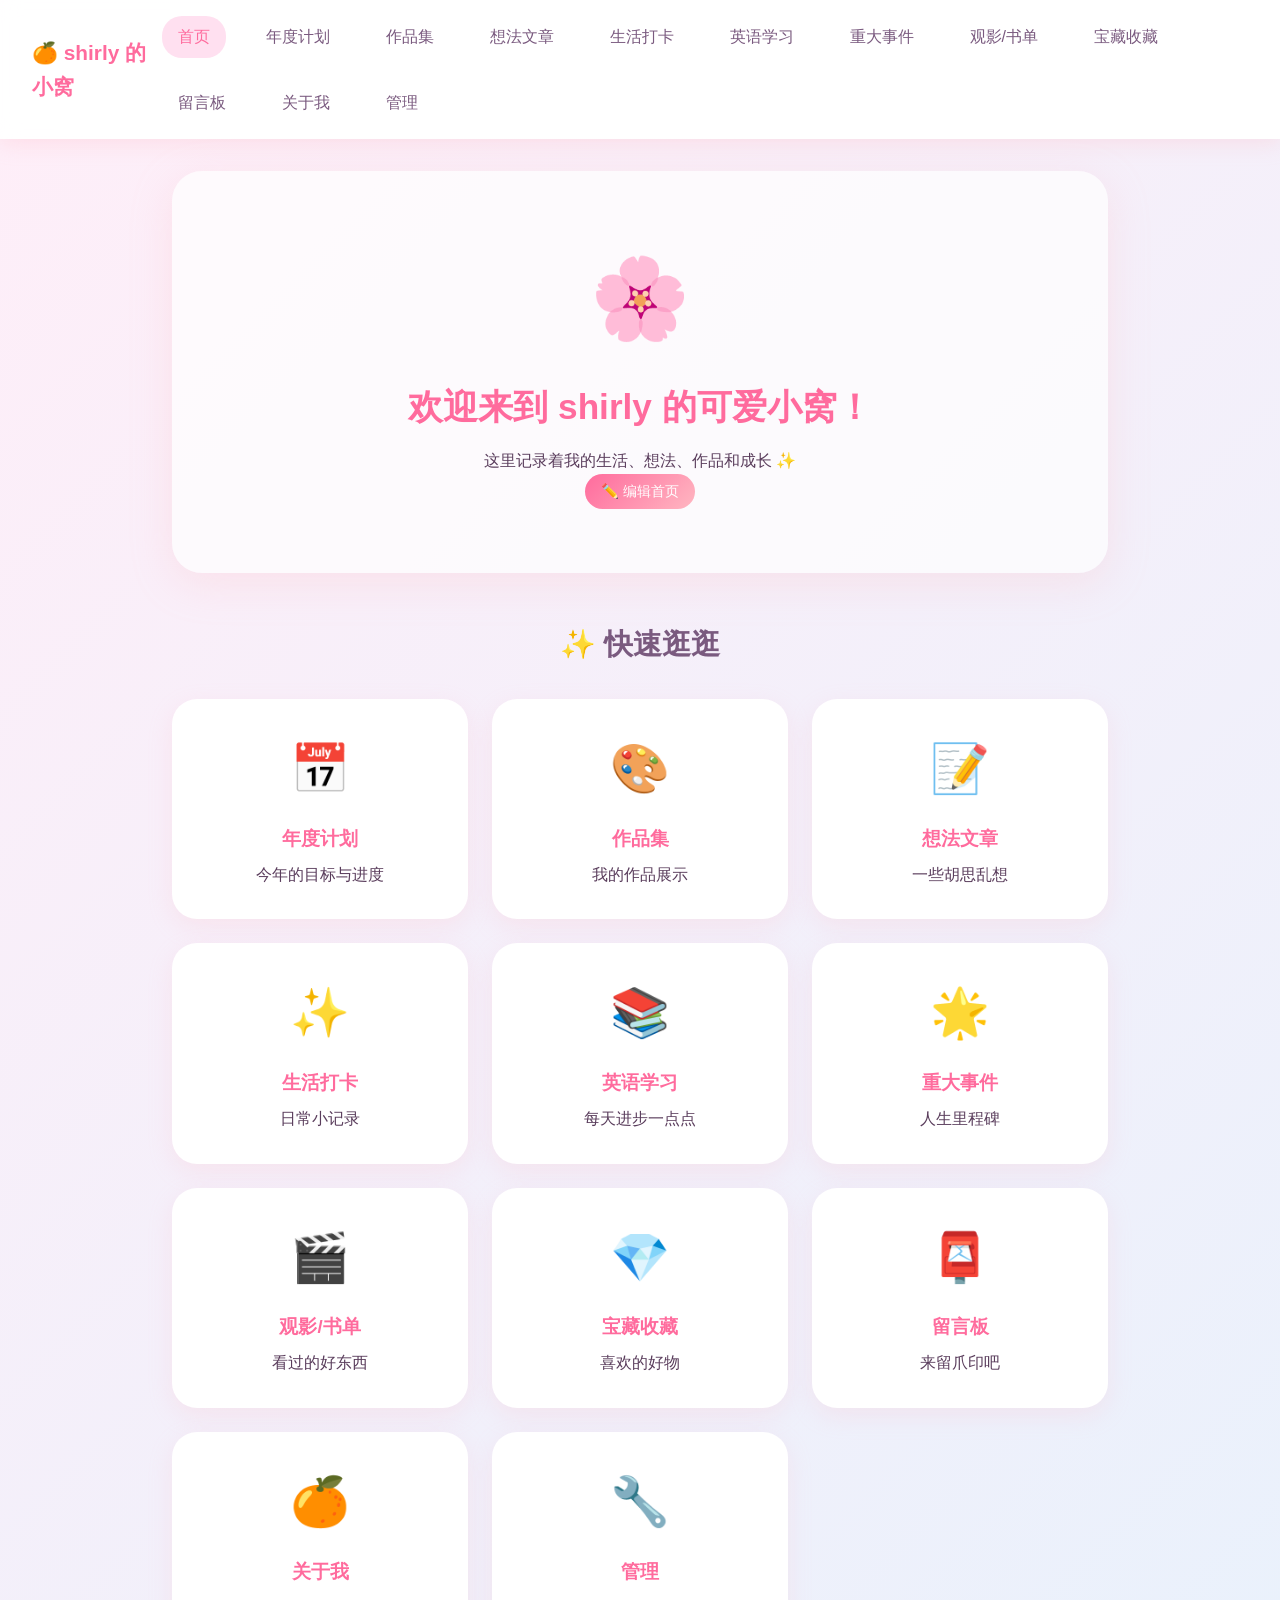
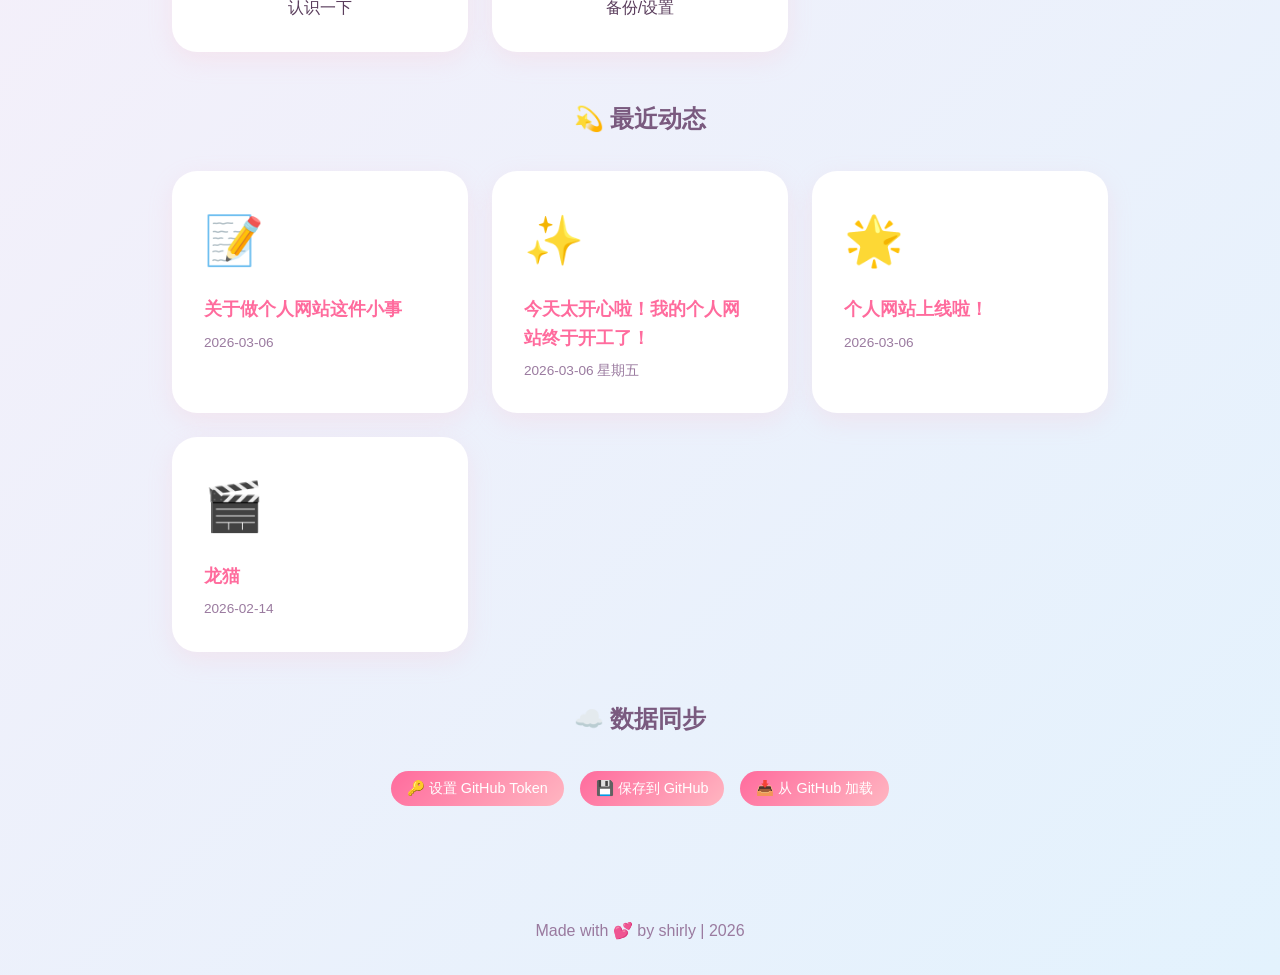
<file: index.html>
<!DOCTYPE html>
<html lang="zh-CN">
<head>
    <meta charset="UTF-8">
    <meta name="viewport" content="width=device-width, initial-scale=1.0">
    <title>shirly 的可爱小窝 🌸</title>
    <link rel="stylesheet" href="style.css">
</head>
<body>
    <nav class="navbar">
        <div class="nav-brand">🍊 shirly 的小窝</div>
        <div class="nav-links">
            <a href="index.html" class="active">首页</a>
            <a href="plans.html">年度计划</a>
            <a href="works.html">作品集</a>
            <a href="articles.html">想法文章</a>
            <a href="diary.html">生活打卡</a>
            <a href="english.html">英语学习</a>
            <a href="timeline.html">重大事件</a>
            <a href="movies.html">观影/书单</a>
            <a href="collections.html">宝藏收藏</a>
            <a href="guestbook.html">留言板</a>
            <a href="about.html">关于我</a>
            <a href="tools.html">管理</a>
        </div>
    </nav>

    <main class="container">
        <section class="hero">
            <div class="hero-content">
                <div style="position:relative;display:inline-block;">
                    <div class="hero-avatar" id="ha">🌸</div>
                    <img id="hai" style="display:none;width:120px;height:120px;border-radius:50%;object-fit:cover;position:absolute;top:50%;left:50%;transform:translate(-50%,-50%);" />
                </div>
                <h1 id="ht">欢迎来到 shirly 的可爱小窝！</h1>
                <p id="hd">这里记录着我的生活、想法、作品和成长 ✨</p>
                <button class="edit-btn" onclick="eh()">✏️ 编辑首页</button>
            </div>
        </section>

        <section class="quick-links">
            <h2>✨ 快速逛逛</h2>
            <div class="links-grid">
                <a href="plans.html" class="link-card"><span class="card-icon">📅</span><h3>年度计划</h3><p>今年的目标与进度</p></a>
                <a href="works.html" class="link-card"><span class="card-icon">🎨</span><h3>作品集</h3><p>我的作品展示</p></a>
                <a href="articles.html" class="link-card"><span class="card-icon">📝</span><h3>想法文章</h3><p>一些胡思乱想</p></a>
                <a href="diary.html" class="link-card"><span class="card-icon">✨</span><h3>生活打卡</h3><p>日常小记录</p></a>
                <a href="english.html" class="link-card"><span class="card-icon">📚</span><h3>英语学习</h3><p>每天进步一点点</p></a>
                <a href="timeline.html" class="link-card"><span class="card-icon">🌟</span><h3>重大事件</h3><p>人生里程碑</p></a>
                <a href="movies.html" class="link-card"><span class="card-icon">🎬</span><h3>观影/书单</h3><p>看过的好东西</p></a>
                <a href="collections.html" class="link-card"><span class="card-icon">💎</span><h3>宝藏收藏</h3><p>喜欢的好物</p></a>
                <a href="guestbook.html" class="link-card"><span class="card-icon">📮</span><h3>留言板</h3><p>来留爪印吧</p></a>
                <a href="about.html" class="link-card"><span class="card-icon">🍊</span><h3>关于我</h3><p>认识一下</p></a>
                <a href="tools.html" class="link-card"><span class="card-icon">🔧</span><h3>管理</h3><p>备份/设置</p></a>
            </div>
        </section>

        <section style="margin-top:3rem;">
            <h2 style="text-align:center;color:#7a5a7f;margin-bottom:2rem;">💫 最近动态</h2>
            <div class="links-grid" id="recent"></div>
        </section>
        
        <section style="margin-top:3rem;text-align:center;">
            <h2 style="color:#7a5a7f;margin-bottom:2rem;">☁️ 数据同步</h2>
            <div style="display:flex;gap:1rem;justify-content:center;flex-wrap:wrap;">
                <button class="edit-btn" onclick="showTokenModal()">🔑 设置 GitHub Token</button>
                <button class="edit-btn" onclick="syncToGitHub()">💾 保存到 GitHub</button>
                <button class="edit-btn" onclick="loadFromGitHub()">📥 从 GitHub 加载</button>
            </div>
        </section>
    </main>
    
    <!-- Token 设置弹窗 -->
    <div class="modal" id="tokenModal">
        <div class="modal-content">
            <h3>🔑 设置 GitHub Token</h3>
            <input id="tokenInput" placeholder="输入你的 GitHub Token" style="width:100%;padding:0.8rem;margin:1rem 0;border:2px solid #e0d0e5;border-radius:8px;font-size:1rem;">
            <p style="font-size:0.9rem;color:#9a7a9f;margin-bottom:1rem;">Token 只会保存在你的浏览器里，不会上传到任何地方！</p>
            <div class="modal-buttons">
                <button class="cancel-btn" onclick="cm('tokenModal')">取消</button>
                <button class="save-btn" onclick="saveToken()">保存</button>
            </div>
        </div>
    </div>

    <div class="modal" id="hm">
        <div class="modal-content">
            <h3>✏️ 编辑首页</h3>
            <input id="ia" placeholder="头像 emoji">
            <div>
                <label class="img-upload-label">📷 上传头像图片</label>
                <input type="file" class="img-upload-input" id="iainp" accept="image/*" onchange="uha(this)">
            </div>
            <img id="hapv" class="img-preview" style="display:none;" />
            <input id="it" placeholder="标题">
            <textarea id="ide" placeholder="描述"></textarea>
            <div class="modal-buttons">
                <button class="cancel-btn" onclick="cm('hm')">取消</button>
                <button class="save-btn" onclick="sh()">保存</button>
            </div>
        </div>
    </div>

    <footer class="footer"><p> Made with 💕 by shirly | 2026</p></footer>

    <script src="data.js"></script>
    <script>
        let tempHomeImg = '';
        function lh(){
            const d=getData();
            const ha=document.getElementById('ha'), hai=document.getElementById('hai');
            ha.textContent=d.home.avatar;
            document.getElementById('ht').textContent=d.home.title;
            document.getElementById('hd').textContent=d.home.desc;
            if(d.home.avatarImg){
                ha.style.opacity='0';
                hai.style.display='block';
                hai.src=d.home.avatarImg;
            } else {
                ha.style.opacity='1';
                hai.style.display='none';
            }
            const rc=[];
            if(d.articles && d.articles[0]) rc.push({...d.articles[0],type:'article'});
            if(d.diary && d.diary[0]) rc.push({...d.diary[0],type:'diary'});
            if(d.timeline && d.timeline[0]) rc.push({...d.timeline[0],type:'timeline'});
            if(d.movies && d.movies[0]) rc.push({...d.movies[0],type:'movie'});
            document.getElementById('recent').innerHTML = rc.length ? rc.map(i=>`
                <div class="link-card" style="text-align:left;">
                    <span class="card-icon">${i.type==='article'?'📝':i.type==='diary'?'✨':i.type==='movie'?'🎬':'🌟'}</span>
                    <h3 style="font-size:1.1rem;">${i.title || i.content?.slice(0,22)||'...'}</h3>
                    <p style="font-size:0.85rem;color:#9a7a9f;">${i.date || ''}</p>
                </div>
            `).join('') : '<p style="grid-column:1/-1;text-align:center;color:#9a7a9f;">还没有动态哦，去写点什么吧～</p>';
        }
        function uha(inp){if(inp.files && inp.files[0]){imgToBase64(inp.files[0],b=>{tempHomeImg=b;document.getElementById('hapv').src=b;document.getElementById('hapv').style.display='block';});}}
        function eh(){const d=getData();tempHomeImg=d.home.avatarImg||'';document.getElementById('ia').value=d.home.avatar;document.getElementById('it').value=d.home.title;document.getElementById('ide').value=d.home.desc;if(d.home.avatarImg){document.getElementById('hapv').src=d.home.avatarImg;document.getElementById('hapv').style.display='block';}else{document.getElementById('hapv').style.display='none';}sm('hm');}
        function sh(){const d=getData();d.home.avatar=document.getElementById('ia').value||'🌸';d.home.title=document.getElementById('it').value;d.home.desc=document.getElementById('ide').value;if(tempHomeImg)d.home.avatarImg=tempHomeImg;saveData(d);lh();cm('hm');}
        function sm(i){document.getElementById(i).classList.add('show');}
        function cm(i){document.getElementById(i).classList.remove('show');}
        function showTokenModal(){sm('tokenModal');}
        function saveToken(){
            const token=document.getElementById('tokenInput').value.trim();
            if(token){
                setGitHubToken(token);
                cm('tokenModal');
            }else{
                alert('请输入 Token！');
            }
        }
        lh();
    </script>
</body></html>
</file>
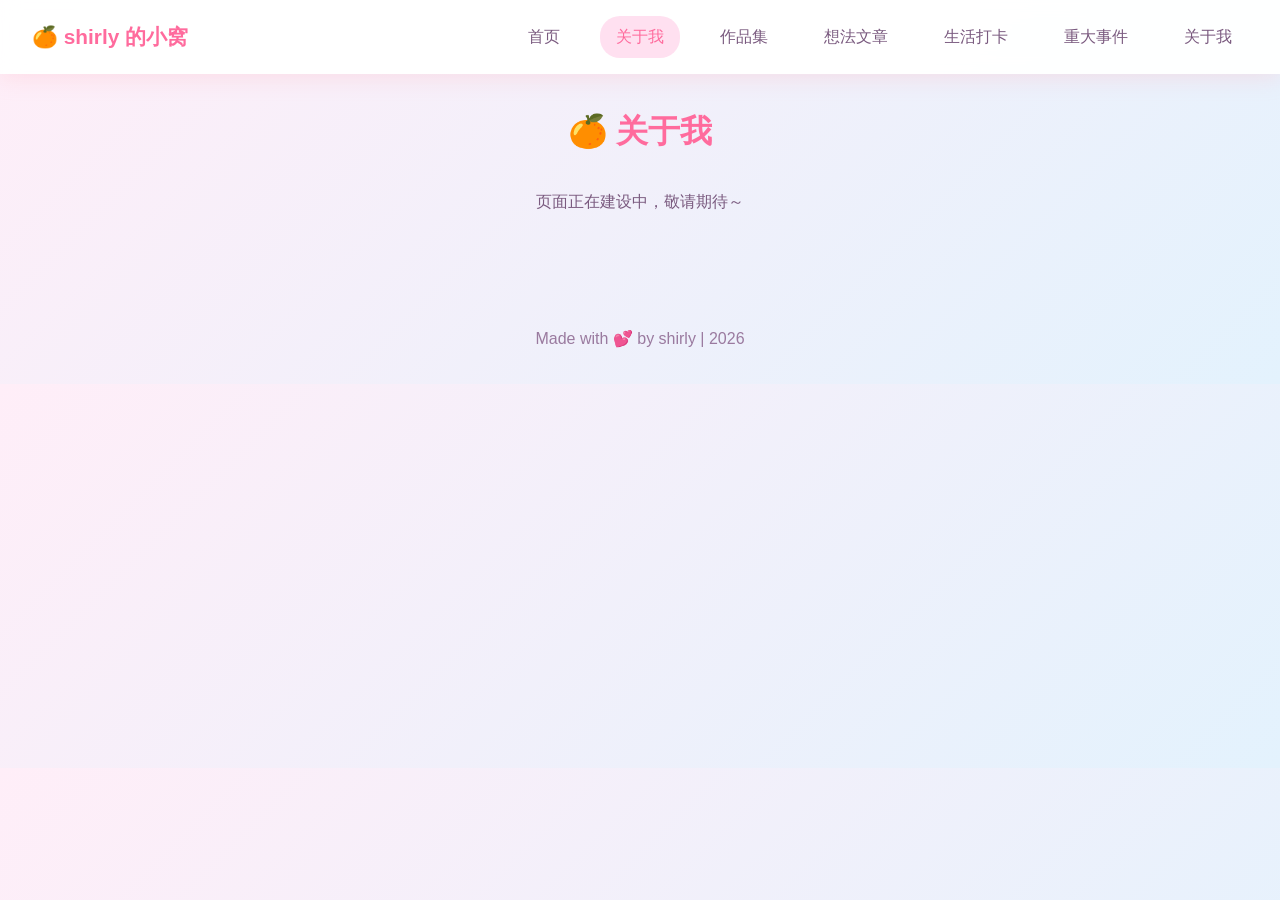
<file: about.html>
﻿<!DOCTYPE html><html><head><meta charset="UTF-8"><meta name="viewport" content="width=device-width, initial-scale=1"><title>关于我 | shirly 的可爱小窝 🌸</title><link rel="stylesheet" href="style.css"></head><body>
<nav class="navbar"><div class="nav-brand">🍊 shirly 的小窝</div><div class="nav-links"><a href="index.html">首页</a><a href="plans.html" class="active">关于我</a><a href="works.html">作品集</a><a href="articles.html">想法文章</a><a href="diary.html">生活打卡</a><a href="timeline.html">重大事件</a><a href="about.html">关于我</a></div></nav>
<main class="container">
<h1 style="text-align:center;color:#ff6b9d;margin-bottom:2rem;">🍊 关于我</h1>
<p style="text-align:center;color:#7a5a7f;">页面正在建设中，敬请期待～</p>
</main>
<footer class="footer"><p> Made with 💕 by shirly | 2026</p></footer>
</body></html>
</file>
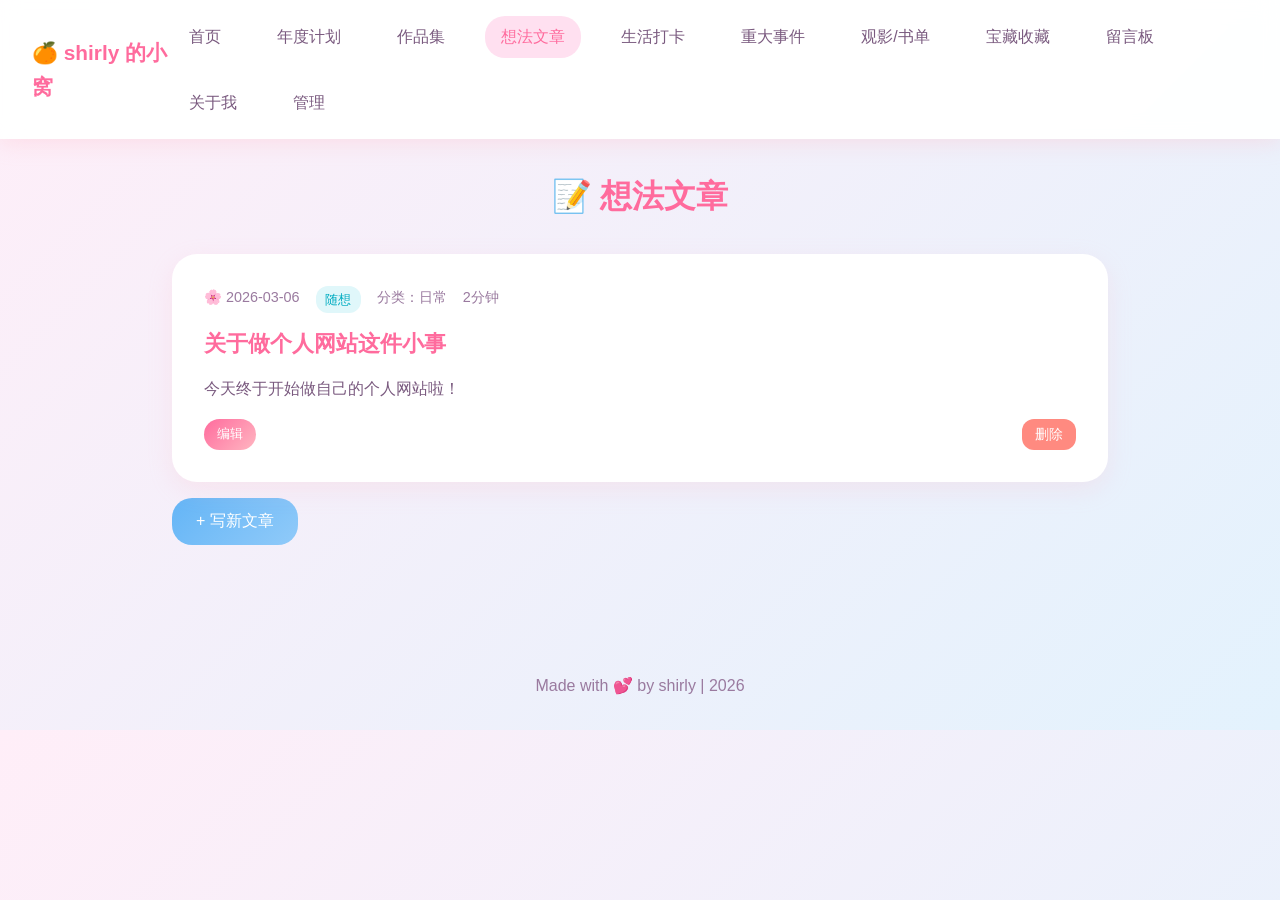
<file: articles.html>
<!DOCTYPE html><html><head><meta charset="UTF-8"><meta name="viewport" content="width=device-width, initial-scale=1"><title>想法文章 | shirly 的可爱小窝 🌸</title><link rel="stylesheet" href="style.css">
<style>
.article-list{display:flex;flex-direction:column;gap:1.5rem;}
.article-card{background:white;border-radius:25px;padding:2rem;box-shadow:0 8px 25px rgba(255,182,193,0.2);transition:all 0.3s;}
.article-card:hover{transform:translateX(8px);}
.article-meta{color:#9a7a9f;font-size:0.9rem;margin-bottom:0.8rem;display:flex;gap:1rem;flex-wrap:wrap;}
.article-title{color:#ff6b9d;font-size:1.4rem;margin-bottom:0.8rem;}
.article-summary{color:#7a5a7f;line-height:1.8;}
.article-tag{background:#e0f7fa;color:#00acc1;padding:0.2rem 0.6rem;border-radius:12px;font-size:0.8rem;}
.article-actions{display:flex;gap:0.5rem;margin-top:1rem;}
.article-img{max-width:100%;border-radius:15px;margin:1rem 0;box-shadow:0 4px 15px rgba(255,182,193,0.2);}
</style></head>
<body>
<nav class="navbar"><div class="nav-brand">🍊 shirly 的小窝</div><div class="nav-links"><a href="index.html">首页</a><a href="plans.html">年度计划</a><a href="works.html">作品集</a><a href="articles.html" class="active">想法文章</a><a href="diary.html">生活打卡</a><a href="timeline.html">重大事件</a><a href="movies.html">观影/书单</a><a href="collections.html">宝藏收藏</a><a href="guestbook.html">留言板</a><a href="about.html">关于我</a><a href="tools.html">管理</a></div></nav>
<main class="container">
<h1 style="text-align:center;color:#ff6b9d;margin-bottom:2rem;">📝 想法文章</h1>
<div class="article-list" id="ac"></div>
<button class="add-btn" onclick="saa()">+ 写新文章</button>
</main>

<div class="modal" id="am"><div class="modal-content">
<h3 id="amt">+ 写新文章</h3>
<input id="ad" placeholder="日期（比如：2026-03-06）">
<input id="atag" placeholder="标签（比如：随想）">
<input id="acate" placeholder="分类">
<input id="at" placeholder="文章标题">
<input id="art" placeholder="阅读时长">
<div style="margin:0.8rem 0;">
<button type="button" class="img-upload-label" onclick="document.getElementById('afi').click()">📷 上传图片</button>
<input type="file" id="afi" accept="image/*" style="display:none;" onchange="uai(this)">
</div>
<img id="aip" class="img-preview" style="display:none;" />
<textarea id="as" placeholder="文章内容"></textarea>
<div class="modal-buttons"><button class="cancel-btn" onclick="cm('am')">取消</button><button class="save-btn" onclick="sa()">保存</button></div>
</div></div>

<footer class="footer"><p> Made with 💕 by shirly | 2026</p></footer>

<script src="data.js"></script><script>
let eaid=null, tai='';
function la(){ const d=getData(); document.getElementById('ac').innerHTML=(d.articles||[]).map(a=>`
<div class="article-card">
<div class="article-meta"><span>🌸 ${a.date}</span><span class="article-tag">${a.tag}</span>${a.category?`<span>分类：${a.category}</span>`:''}${a.readTime?`<span>${a.readTime}</span>`:''}</div>
<h2 class="article-title">${a.title}</h2>
${a.img?`<img src="${a.img}" class="article-img">`:''}
<p class="article-summary">${a.summary}</p>
<div class="article-actions"><button class="edit-btn" style="padding:0.3rem 0.8rem;font-size:0.8rem;" onclick="ea(${a.id})">编辑</button><button class="delete-btn" onclick="da(${a.id})">删除</button></div>
</div>
`).join('')||'<p style=\"text-align:center;color:#9a7a9f;\">还没有文章哦～</p>'; }
function uai(inp){ if(inp.files&&inp.files[0]){ imgToBase64(inp.files[0],b=>{tai=b; document.getElementById('aip').src=b; document.getElementById('aip').style.display='block';}); } }
function saa(){ eaid=null; tai=''; const today=new Date().toISOString().split('T')[0]; document.getElementById('amt').textContent='+ 写新文章'; document.getElementById('ad').value=today; document.getElementById('atag').value=''; document.getElementById('acate').value=''; document.getElementById('at').value=''; document.getElementById('art').value=''; document.getElementById('as').value=''; document.getElementById('aip').style.display='none'; sm('am'); }
function ea(id){ const d=getData(); const a=d.articles.find(x=>x.id===id); if(a){ eaid=id; tai=a.img||''; document.getElementById('amt').textContent='✏️ 编辑文章'; document.getElementById('ad').value=a.date||''; document.getElementById('atag').value=a.tag||''; document.getElementById('acate').value=a.category||''; document.getElementById('at').value=a.title||''; document.getElementById('art').value=a.readTime||''; document.getElementById('as').value=a.summary||''; if(a.img){ document.getElementById('aip').src=a.img; document.getElementById('aip').style.display='block'; } else { document.getElementById('aip').style.display='none'; } sm('am'); } }
function sa(){ const d=getData(); const date=document.getElementById('ad').value.trim(); const tag=document.getElementById('atag').value.trim(); const cate=document.getElementById('acate').value.trim(); const title=document.getElementById('at').value.trim(); const rt=document.getElementById('art').value.trim(); const summary=document.getElementById('as').value.trim(); if(!title) return; if(eaid){ const a=d.articles.find(x=>x.id===eaid); if(a){a.date=date;a.tag=tag;a.category=cate;a.title=title;a.readTime=rt;a.summary=summary;if(tai)a.img=tai;} } else { const nid=Math.max(0,...(d.articles||[]).map(x=>x.id))+1; if(!d.articles)d.articles=[]; d.articles.unshift({id:nid,date,tag,category:cate,title,readTime:rt,summary,img:tai||''}); } saveData(d); la(); cm('am'); }
function da(id){ if(!confirm('确定删除？'))return; const d=getData(); d.articles=d.articles.filter(x=>x.id!==id); saveData(d); la(); }
function sm(i){document.getElementById(i).classList.add('show');}
function cm(i){document.getElementById(i).classList.remove('show');}
la();
</script></body></html>
</file>
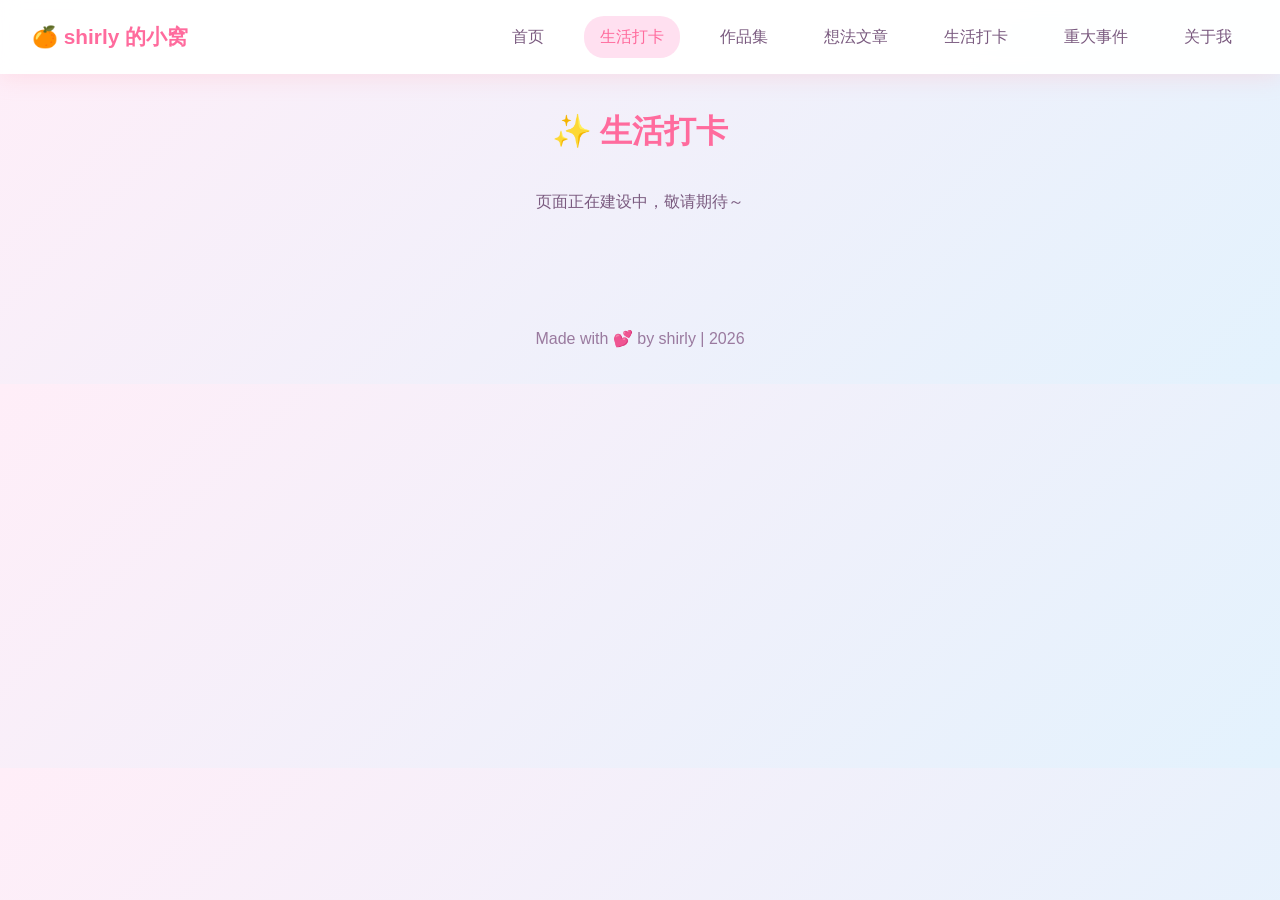
<file: diary.html>
﻿<!DOCTYPE html><html><head><meta charset="UTF-8"><meta name="viewport" content="width=device-width, initial-scale=1"><title>生活打卡 | shirly 的可爱小窝 🌸</title><link rel="stylesheet" href="style.css"></head><body>
<nav class="navbar"><div class="nav-brand">🍊 shirly 的小窝</div><div class="nav-links"><a href="index.html">首页</a><a href="plans.html" class="active">生活打卡</a><a href="works.html">作品集</a><a href="articles.html">想法文章</a><a href="diary.html">生活打卡</a><a href="timeline.html">重大事件</a><a href="about.html">关于我</a></div></nav>
<main class="container">
<h1 style="text-align:center;color:#ff6b9d;margin-bottom:2rem;">✨ 生活打卡</h1>
<p style="text-align:center;color:#7a5a7f;">页面正在建设中，敬请期待～</p>
</main>
<footer class="footer"><p> Made with 💕 by shirly | 2026</p></footer>
</body></html>
</file>
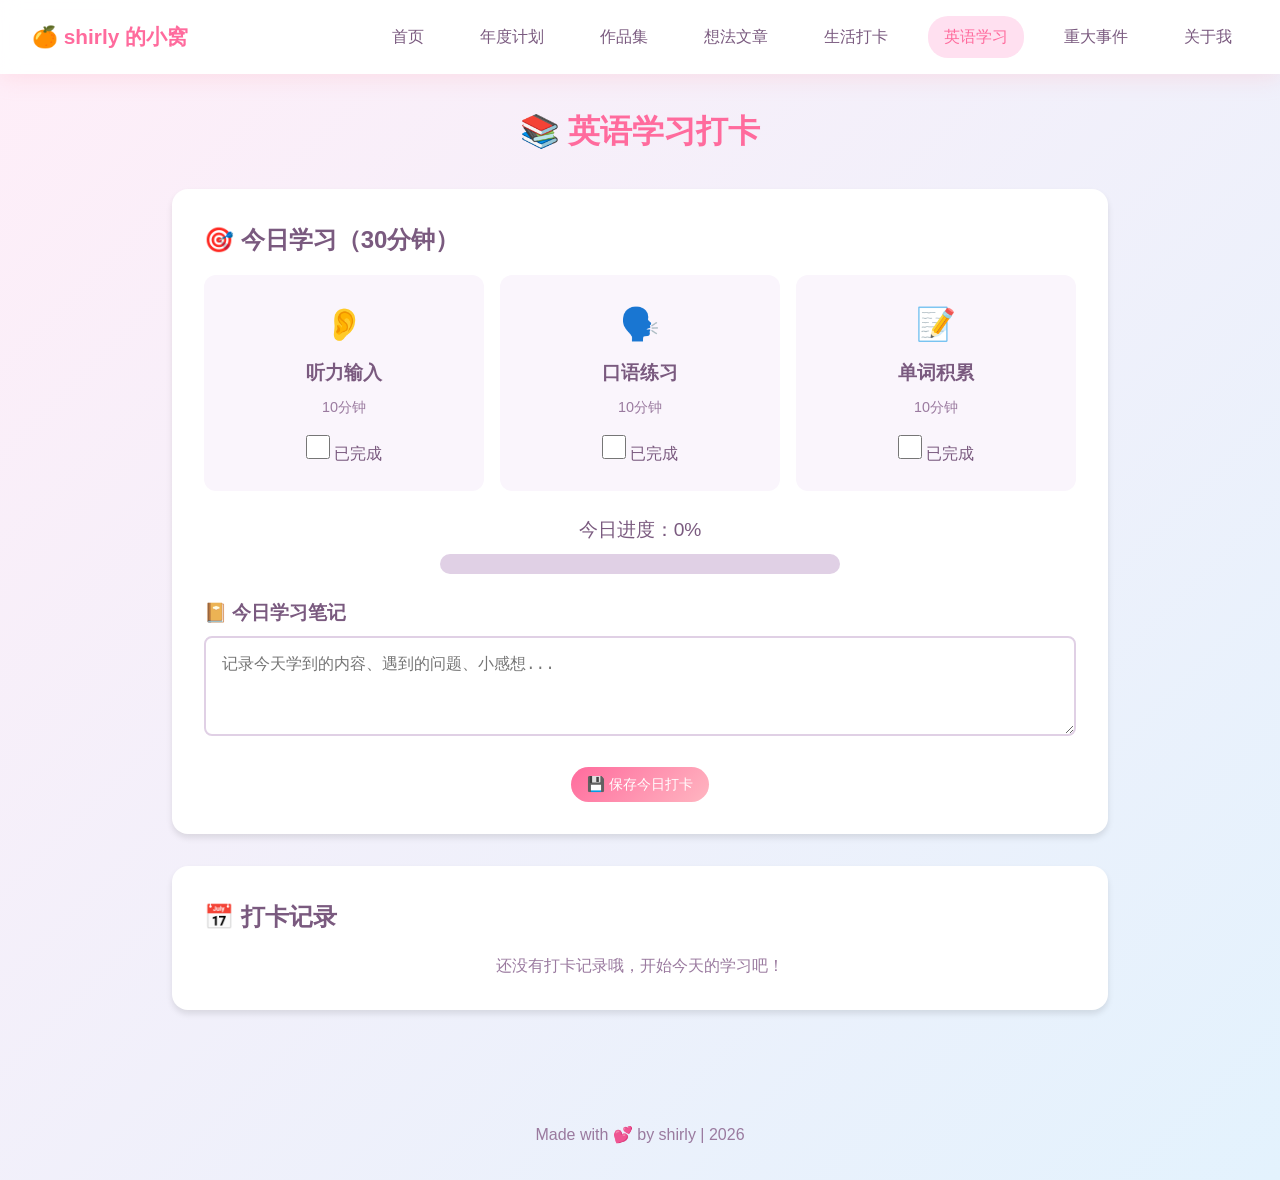
<file: english.html>
<!DOCTYPE html>
<html lang="zh-CN">
<head>
    <meta charset="UTF-8">
    <meta name="viewport" content="width=device-width, initial-scale=1.0">
    <title>英语学习打卡 | shirly 的可爱小窝 🌸</title>
    <link rel="stylesheet" href="style.css">
</head>
<body>
    <nav class="navbar">
        <div class="nav-brand">🍊 shirly 的小窝</div>
        <div class="nav-links">
            <a href="index.html">首页</a>
            <a href="plans.html">年度计划</a>
            <a href="works.html">作品集</a>
            <a href="articles.html">想法文章</a>
            <a href="diary.html">生活打卡</a>
            <a href="english.html" class="active">英语学习</a>
            <a href="timeline.html">重大事件</a>
            <a href="about.html">关于我</a>
        </div>
    </nav>

    <main class="container">
        <h1 style="text-align:center;color:#ff6b9d;margin-bottom:2rem;">📚 英语学习打卡</h1>
        
        <!-- 今日学习 -->
        <section style="background:white;padding:2rem;border-radius:16px;margin-bottom:2rem;box-shadow:0 4px 6px rgba(0,0,0,0.1);">
            <h2 style="color:#7a5a7f;margin-bottom:1rem;">🎯 今日学习（30分钟）</h2>
            
            <div style="display:grid;grid-template-columns:repeat(auto-fit,minmax(200px,1fr));gap:1rem;margin-bottom:1.5rem;">
                <div style="background:#faf5fc;padding:1.5rem;border-radius:12px;text-align:center;">
                    <div style="font-size:2rem;margin-bottom:0.5rem;">👂</div>
                    <h3 style="color:#7a5a7f;margin-bottom:0.5rem;">听力输入</h3>
                    <p style="color:#9a7a9f;font-size:0.9rem;margin-bottom:1rem;">10分钟</p>
                    <input type="checkbox" id="listening" onchange="updateProgress()" style="width:24px;height:24px;cursor:pointer;">
                    <label for="listening" style="color:#7a5a7f;cursor:pointer;">已完成</label>
                </div>
                
                <div style="background:#faf5fc;padding:1.5rem;border-radius:12px;text-align:center;">
                    <div style="font-size:2rem;margin-bottom:0.5rem;">🗣️</div>
                    <h3 style="color:#7a5a7f;margin-bottom:0.5rem;">口语练习</h3>
                    <p style="color:#9a7a9f;font-size:0.9rem;margin-bottom:1rem;">10分钟</p>
                    <input type="checkbox" id="speaking" onchange="updateProgress()" style="width:24px;height:24px;cursor:pointer;">
                    <label for="speaking" style="color:#7a5a7f;cursor:pointer;">已完成</label>
                </div>
                
                <div style="background:#faf5fc;padding:1.5rem;border-radius:12px;text-align:center;">
                    <div style="font-size:2rem;margin-bottom:0.5rem;">📝</div>
                    <h3 style="color:#7a5a7f;margin-bottom:0.5rem;">单词积累</h3>
                    <p style="color:#9a7a9f;font-size:0.9rem;margin-bottom:1rem;">10分钟</p>
                    <input type="checkbox" id="vocabulary" onchange="updateProgress()" style="width:24px;height:24px;cursor:pointer;">
                    <label for="vocabulary" style="color:#7a5a7f;cursor:pointer;">已完成</label>
                </div>
            </div>
            
            <!-- 学习进度 -->
            <div style="text-align:center;margin-bottom:1rem;">
                <div style="font-size:1.2rem;color:#7a5a7f;margin-bottom:0.5rem;">今日进度：<span id="progressText">0%</span></div>
                <div style="background:#e0d0e5;height:20px;border-radius:10px;overflow:hidden;max-width:400px;margin:0 auto;">
                    <div id="progressBar" style="background:linear-gradient(135deg,#ff6b9d,#c44569);height:100%;width:0%;transition:width 0.3s;"></div>
                </div>
            </div>
            
            <!-- 学习笔记 -->
            <div style="margin-top:1.5rem;">
                <h3 style="color:#7a5a7f;margin-bottom:0.5rem;">📔 今日学习笔记</h3>
                <textarea id="todayNotes" placeholder="记录今天学到的内容、遇到的问题、小感想..." style="width:100%;min-height:100px;padding:1rem;border:2px solid #e0d0e5;border-radius:8px;font-size:1rem;resize:vertical;"></textarea>
            </div>
            
            <div style="text-align:center;margin-top:1.5rem;">
                <button class="edit-btn" onclick="saveTodayProgress()">💾 保存今日打卡</button>
            </div>
        </section>
        
        <!-- 历史记录 -->
        <section style="background:white;padding:2rem;border-radius:16px;box-shadow:0 4px 6px rgba(0,0,0,0.1);">
            <h2 style="color:#7a5a7f;margin-bottom:1rem;">📅 打卡记录</h2>
            <div id="historyList" style="display:grid;gap:1rem;"></div>
        </section>
    </main>

    <footer class="footer">
        <p> Made with 💕 by shirly | 2026</p>
    </footer>

    <script src="data.js"></script>
    <script>
        // 加载今日进度
        function loadTodayProgress() {
            const d = getData();
            const today = new Date().toISOString().split('T')[0];
            
            // 初始化英语学习数据
            if (!d.english) {
                d.english = { history: [] };
                saveData(d);
            }
            
            // 查找今日记录
            const todayRecord = d.english.history.find(r => r.date === today);
            if (todayRecord) {
                document.getElementById('listening').checked = todayRecord.listening || false;
                document.getElementById('speaking').checked = todayRecord.speaking || false;
                document.getElementById('vocabulary').checked = todayRecord.vocabulary || false;
                document.getElementById('todayNotes').value = todayRecord.notes || '';
            }
            
            updateProgress();
            loadHistory();
        }
        
        // 更新进度条
        function updateProgress() {
            const listening = document.getElementById('listening').checked;
            const speaking = document.getElementById('speaking').checked;
            const vocabulary = document.getElementById('vocabulary').checked;
            
            const completed = [listening, speaking, vocabulary].filter(Boolean).length;
            const percent = Math.round((completed / 3) * 100);
            
            document.getElementById('progressText').textContent = percent + '%';
            document.getElementById('progressBar').style.width = percent + '%';
        }
        
        // 保存今日进度
        function saveTodayProgress() {
            const d = getData();
            const today = new Date().toISOString().split('T')[0];
            
            const record = {
                date: today,
                listening: document.getElementById('listening').checked,
                speaking: document.getElementById('speaking').checked,
                vocabulary: document.getElementById('vocabulary').checked,
                notes: document.getElementById('todayNotes').value,
                completed: [
                    document.getElementById('listening').checked,
                    document.getElementById('speaking').checked,
                    document.getElementById('vocabulary').checked
                ].filter(Boolean).length
            };
            
            // 移除旧记录，添加新记录
            d.english.history = d.english.history.filter(r => r.date !== today);
            d.english.history.unshift(record);
            
            saveData(d);
            loadHistory();
            alert('✅ 今日打卡已保存！');
        }
        
        // 加载历史记录
        function loadHistory() {
            const d = getData();
            const history = d.english?.history || [];
            
            if (history.length === 0) {
                document.getElementById('historyList').innerHTML = '<p style="text-align:center;color:#9a7a9f;grid-column:1/-1;">还没有打卡记录哦，开始今天的学习吧！</p>';
                return;
            }
            
            document.getElementById('historyList').innerHTML = history.slice(0, 14).map(r => {
                const percent = Math.round((r.completed / 3) * 100);
                const statusEmoji = percent === 100 ? '🎉' : percent >= 66 ? '👍' : percent >= 33 ? '💪' : '😅';
                return `
                    <div style="background:#faf5fc;padding:1.5rem;border-radius:12px;">
                        <div style="display:flex;justify-content:space-between;align-items:center;margin-bottom:0.5rem;">
                            <strong style="color:#7a5a7f;">${r.date}</strong>
                            <span style="font-size:1.5rem;">${statusEmoji}</span>
                        </div>
                        <div style="color:#9a7a9f;font-size:0.9rem;margin-bottom:0.5rem;">
                            完成度：${percent}%
                        </div>
                        ${r.notes ? `<div style="color:#7a5a7f;font-size:0.9rem;background:white;padding:0.5rem;border-radius:8px;">${r.notes}</div>` : ''}
                    </div>
                `;
            }).join('');
        }
        
        // 初始化
        loadTodayProgress();
    </script>
</body>
</html>
</file>
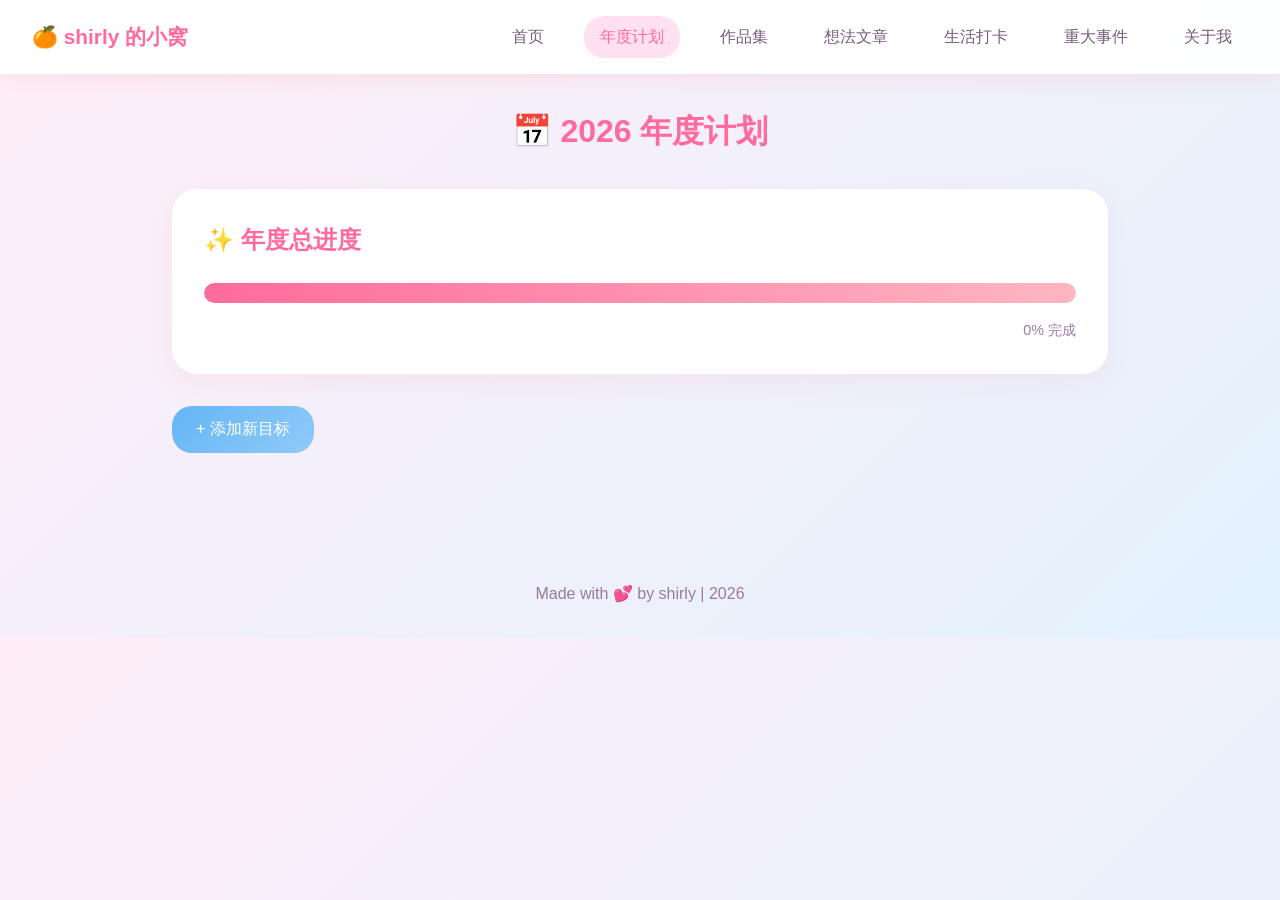
<file: plans.html>
<!DOCTYPE html>
<html lang="zh-CN">
<head>
    <meta charset="UTF-8">
    <meta name="viewport" content="width=device-width, initial-scale=1.0">
    <title>年度计划 | shirly 的可爱小窝 🌸</title>
    <link rel="stylesheet" href="style.css">
    <style>
        .plan-section {
            background: white;
            border-radius: 25px;
            padding: 2rem;
            margin-bottom: 2rem;
            box-shadow: 0 8px 25px rgba(255, 182, 193, 0.2);
        }
        .plan-section h2 {
            color: #ff6b9d;
            margin-bottom: 1.5rem;
            display: flex;
            align-items: center;
            gap: 0.5rem;
        }
        .goal-item {
            display: flex;
            align-items: center;
            gap: 1rem;
            padding: 1rem;
            background: #fff5f9;
            border-radius: 15px;
            margin-bottom: 1rem;
        }
        .goal-checkbox {
            width: 25px;
            height: 25px;
            border-radius: 50%;
            border: 3px solid #ffb6c1;
            cursor: pointer;
            display: flex;
            align-items: center;
            justify-content: center;
            transition: all 0.3s;
            flex-shrink: 0;
        }
        .goal-checkbox.checked {
            background: #ff6b9d;
            border-color: #ff6b9d;
        }
        .goal-checkbox.checked::after {
            content: "✓";
            color: white;
            font-weight: bold;
        }
        .goal-text {
            flex: 1;
        }
        .goal-text.done {
            text-decoration: line-through;
            color: #b8a8bc;
        }
        .progress-bar {
            height: 20px;
            background: #ffe0f0;
            border-radius: 15px;
            overflow: hidden;
            margin: 1rem 0;
        }
        .progress-fill {
            height: 100%;
            background: linear-gradient(90deg, #ff6b9d, #ffb6c1);
            border-radius: 15px;
            transition: width 0.5s ease;
        }
        .progress-label {
            text-align: right;
            color: #9a7a9f;
            font-size: 0.9rem;
        }
        .section-header {
            display: flex;
            justify-content: space-between;
            align-items: center;
        }
    </style>
</head>
<body>
    <nav class="navbar">
        <div class="nav-brand">🍊 shirly 的小窝</div>
        <div class="nav-links">
            <a href="index.html">首页</a>
            <a href="plans.html" class="active">年度计划</a>
            <a href="works.html">作品集</a>
            <a href="articles.html">想法文章</a>
            <a href="diary.html">生活打卡</a>
            <a href="timeline.html">重大事件</a>
            <a href="about.html">关于我</a>
        </div>
    </nav>

    <main class="container">
        <h1 style="text-align:center;color:#ff6b9d;margin-bottom:2rem;">📅 2026 年度计划</h1>

        <div class="plan-section">
            <h2>✨ 年度总进度</h2>
            <div class="progress-bar"><div class="progress-fill" id="tp"></div></div>
            <div class="progress-label" id="pt">0% 完成</div>
        </div>

        <div id="pc"></div>
        <button class="add-btn" onclick="sap()">+ 添加新目标</button>
    </main>

    <div class="modal" id="pm">
        <div class="modal-content">
            <h3 id="pmt">+ 添加目标</h3>
            <input id="pit" placeholder="目标内容">
            <select id="pic" style="width:100%;padding:0.8rem;margin-bottom:1rem;border:2px solid #ffe0f0;border-radius:15px;">
                <option value="学习成长">📚 学习成长</option>
                <option value="生活健康">🌸 生活健康</option>
                <option value="休闲娱乐">🎬 休闲娱乐</option>
            </select>
            <div class="modal-buttons">
                <button class="cancel-btn" onclick="cm('pm')">取消</button>
                <button class="save-btn" onclick="sp()">保存</button>
            </div>
        </div>
    </div>

    <footer class="footer"><p> Made with 💕 by shirly | 2026</p></footer>

    <script src="data.js"></script>
    <script>
        let eid=null;
        function lp(){const d=gD();const c=document.getElementById('pc');const cats=[...new Set(d.plans.map(p=>p.category))];
            c.innerHTML=cats.map(cat=>`
                <div style="margin-bottom:2rem;">
                    <h2 style="margin-bottom:1rem;">${cat==='学习成长'?'📚':cat==='生活健康'?'🌸':'🎬'} ${cat}</h2>
                    ${d.plans.filter(p=>p.category===cat).map(p=>`
                        <div class="goal-item">
                            <div class="goal-checkbox ${p.done?'checked':''}" onclick="tp(${p.id})"></div>
                            <div class="goal-text ${p.done?'done':''}">${p.text}</div>
                            <button class="edit-btn" style="padding:0.3rem 0.8rem;font-size:0.8rem;" onclick="ep(${p.id})">编辑</button>
                            <button class="delete-btn" onclick="dp(${p.id})">删除</button>
                        </div>
                    `).join('')}
                </div>
            `).join('');
            const t=d.plans.length,dn=d.plans.filter(p=>p.done).length,pct=t>0?Math.round((dn/t)*100):0;
            document.getElementById('tp').style.width=pct+'%';document.getElementById('pt').textContent=pct+'% 完成';
        }
        function tp(i){const d=gD();const p=d.plans.find(x=>x.id===i);if(p){p.done=!p.done;sD(d);lp();}}
        function sap(){eid=null;document.getElementById('pmt').textContent='+ 添加目标';document.getElementById('pit').value='';document.getElementById('pic').value='学习成长';sm('pm');}
        function ep(i){eid=i;const d=gD();const p=d.plans.find(x=>x.id===i);if(p){document.getElementById('pmt').textContent='✏️ 编辑目标';document.getElementById('pit').value=p.text;document.getElementById('pic').value=p.category;sm('pm');}}
        function sp(){const d=gD();const t=document.getElementById('pit').value.trim();const c=document.getElementById('pic').value;if(!t)return;
            if(eid){const p=d.plans.find(x=>x.id===eid);if(p){p.text=t;p.category=c;}}
            else{const nid=Math.max(0,...d.plans.map(x=>x.id))+1;d.plans.push({id:nid,text:t,done:false,category:c});}
            sD(d);lp();cm('pm');
        }
        function dp(i){if(!confirm('确定删除？'))return;const d=gD();d.plans=d.plans.filter(x=>x.id!==i);sD(d);lp();}
        function sm(i){document.getElementById(i).classList.add('show');}
        function cm(i){document.getElementById(i).classList.remove('show');}
        lp();
    </script>
</body>
</html>
</file>
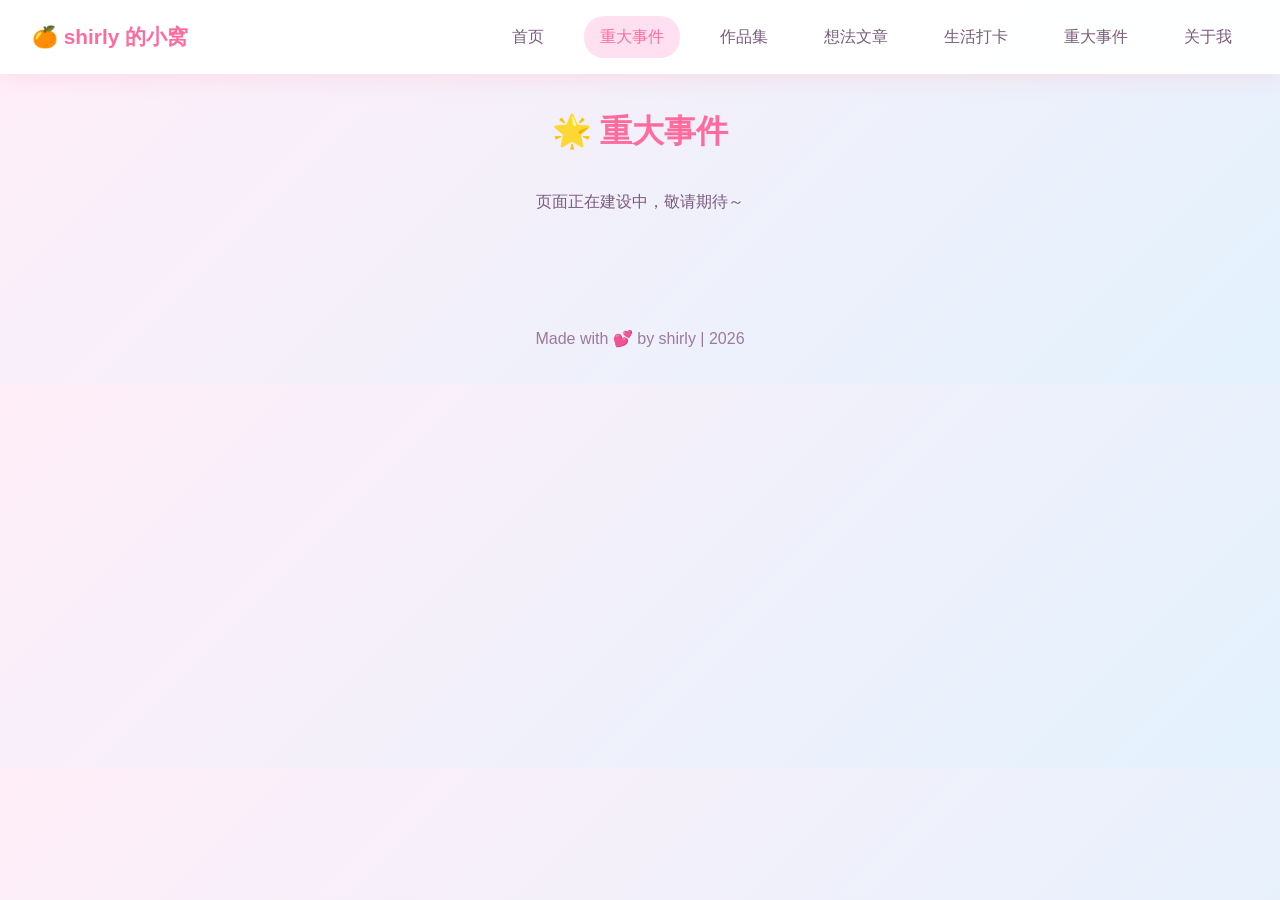
<file: timeline.html>
﻿<!DOCTYPE html><html><head><meta charset="UTF-8"><meta name="viewport" content="width=device-width, initial-scale=1"><title>重大事件 | shirly 的可爱小窝 🌸</title><link rel="stylesheet" href="style.css"></head><body>
<nav class="navbar"><div class="nav-brand">🍊 shirly 的小窝</div><div class="nav-links"><a href="index.html">首页</a><a href="plans.html" class="active">重大事件</a><a href="works.html">作品集</a><a href="articles.html">想法文章</a><a href="diary.html">生活打卡</a><a href="timeline.html">重大事件</a><a href="about.html">关于我</a></div></nav>
<main class="container">
<h1 style="text-align:center;color:#ff6b9d;margin-bottom:2rem;">🌟 重大事件</h1>
<p style="text-align:center;color:#7a5a7f;">页面正在建设中，敬请期待～</p>
</main>
<footer class="footer"><p> Made with 💕 by shirly | 2026</p></footer>
</body></html>
</file>
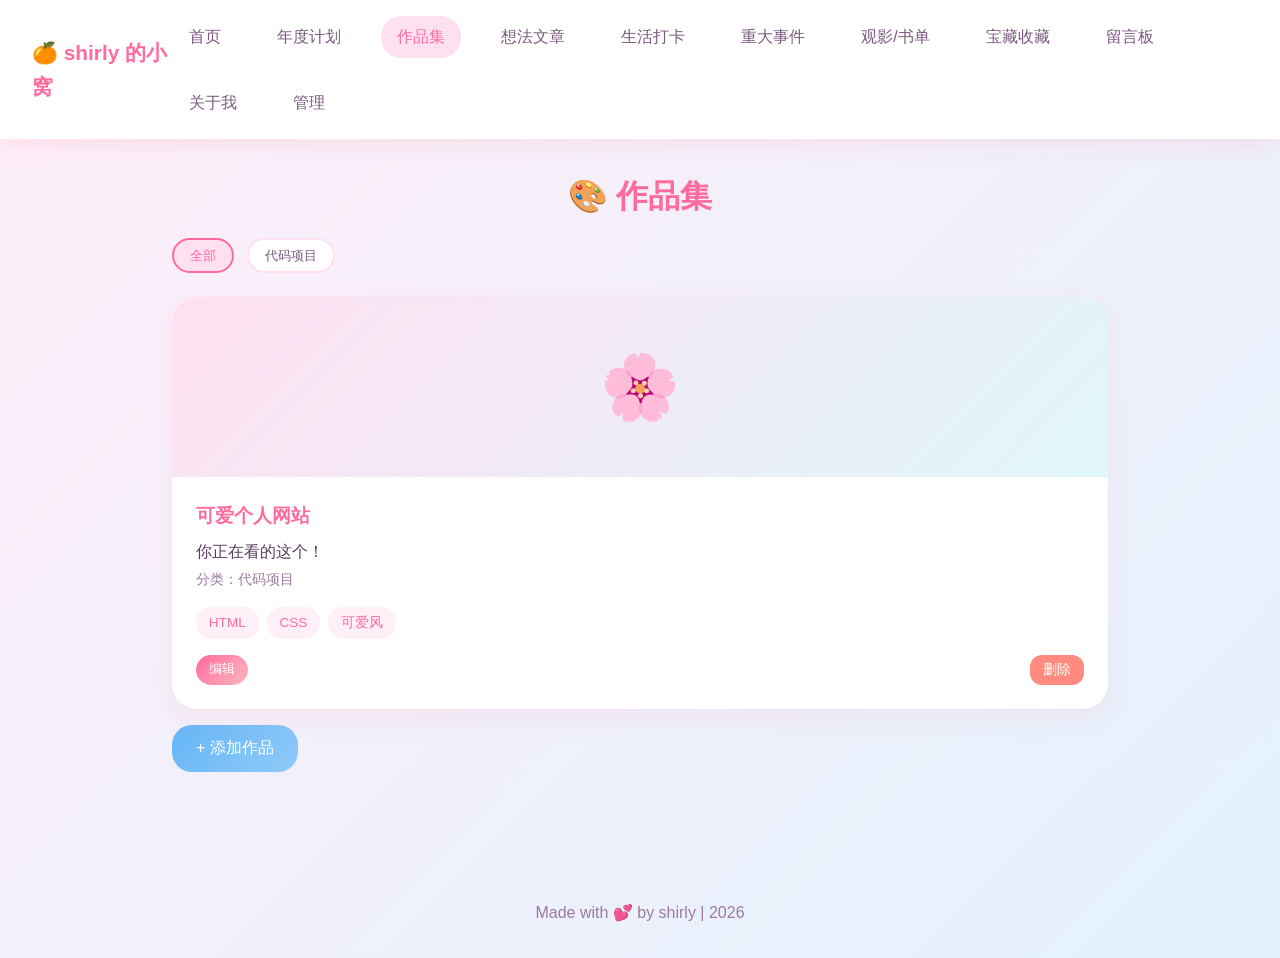
<file: works.html>
<!DOCTYPE html>
<html lang="zh-CN">
<head>
    <meta charset="UTF-8">
    <meta name="viewport" content="width=device-width, initial-scale=1.0">
    <title>作品集 | shirly 的可爱小窝 🌸</title>
    <link rel="stylesheet" href="style.css">
    <style>
        .works-grid {
            display: grid;
            grid-template-columns: repeat(auto-fit, minmax(280px, 1fr));
            gap: 1.5rem;
        }
        .work-card {
            background: white;
            border-radius: 25px;
            overflow: hidden;
            box-shadow: 0 8px 25px rgba(255, 182, 193, 0.2);
            transition: all 0.3s ease;
        }
        .work-card:hover {
            transform: translateY(-8px);
            box-shadow: 0 15px 35px rgba(255, 182, 193, 0.35);
        }
        .work-cover {
            height: 180px;
            background: linear-gradient(135deg, #ffe0f0, #e0f7fa);
            display: flex;
            align-items: center;
            justify-content: center;
            font-size: 4rem;
        }
        .work-cover img {
            width: 100%;
            height: 100%;
            object-fit: cover;
        }
        .work-content {
            padding: 1.5rem;
        }
        .work-content h3 {
            color: #ff6b9d;
            margin-bottom: 0.5rem;
        }
        .work-tags {
            display: flex;
            gap: 0.5rem;
            margin-top: 1rem;
            flex-wrap: wrap;
        }
        .tag {
            background: #fff0f7;
            color: #ff6b9d;
            padding: 0.3rem 0.8rem;
            border-radius: 15px;
            font-size: 0.85rem;
        }
        .work-actions {
            display: flex;
            gap: 0.5rem;
            margin-top: 1rem;
        }
        .category-filter {
            display: flex;
            gap: 0.8rem;
            flex-wrap: wrap;
            margin-bottom: 1.5rem;
        }
        .filter-btn {
            padding: 0.4rem 1rem;
            border-radius: 18px;
            border: 2px solid #ffe0f0;
            background: white;
            color: #7a5a7f;
            cursor: pointer;
            transition: all 0.3s;
        }
        .filter-btn.active, .filter-btn:hover {
            background: #ffe0f0;
            color: #ff6b9d;
            border-color: #ff6b9d;
        }
        /* 强制显示上传按钮 */
        .upload-btn-wrap {
            display: block;
            margin: 0.8rem 0;
        }
    </style>
</head>
<body>
    <nav class="navbar">
        <div class="nav-brand">🍊 shirly 的小窝</div>
        <div class="nav-links">
            <a href="index.html">首页</a>
            <a href="plans.html">年度计划</a>
            <a href="works.html" class="active">作品集</a>
            <a href="articles.html">想法文章</a>
            <a href="diary.html">生活打卡</a>
            <a href="timeline.html">重大事件</a>
            <a href="movies.html">观影/书单</a>
            <a href="collections.html">宝藏收藏</a>
            <a href="guestbook.html">留言板</a>
            <a href="about.html">关于我</a>
            <a href="tools.html">管理</a>
        </div>
    </nav>

    <main class="container">
        <h1 style="text-align:center;color:#ff6b9d;margin-bottom:1rem;">🎨 作品集</h1>
        
        <div class="category-filter" id="filterBox"></div>

        <div class="works-grid" id="worksContainer"></div>
        <button class="add-btn" onclick="showAddWork()">+ 添加作品</button>
    </main>

    <div class="modal" id="workModal">
        <div class="modal-content">
            <h3 id="workModalTitle">+ 添加作品</h3>
            <input id="workIcon" placeholder="图标 emoji（选填，不传图时显示）">
            <div class="upload-btn-wrap">
                <button type="button" class="img-upload-label" onclick="document.getElementById('workImg').click()">
                    📷 上传作品封面
                </button>
                <input type="file" id="workImg" accept="image/*" style="display:none;" onchange="uwImg(this)">
            </div>
            <img id="workImgPrev" class="img-preview" style="display:none;" />
            <input id="workTitle" placeholder="作品标题">
            <input id="workCat" placeholder="分类（比如：插画/摄影/代码）">
            <textarea id="workDesc" placeholder="作品描述"></textarea>
            <input id="workTags" placeholder="标签（用逗号分隔，比如：插画, Procreate）">
            <div class="modal-buttons">
                <button class="cancel-btn" onclick="closeModal('workModal')">取消</button>
                <button class="save-btn" onclick="saveWork()">保存</button>
            </div>
        </div>
    </div>

    <footer class="footer"><p> Made with 💕 by shirly | 2026</p></footer>

    <script src="data.js"></script>
    <script>
        let editingWorkId = null, tempWorkImg = '', currentFilter = '全部';

        function loadWorks() {
            const d = getData();
            const cats = ['全部', ...new Set(d.works.map(w => w.category).filter(Boolean))];
            document.getElementById('filterBox').innerHTML = cats.map(c => `
                <button class="filter-btn ${c===currentFilter?'active':''}" onclick="setFilter('${c}')">${c}</button>
            `).join('');

            const list = currentFilter==='全部' ? d.works : d.works.filter(w=>w.category===currentFilter);
            document.getElementById('worksContainer').innerHTML = list.map(work => `
                <div class="work-card">
                    <div class="work-cover">
                        ${work.img ? `<img src="${work.img}">` : work.icon}
                    </div>
                    <div class="work-content">
                        <h3>${work.title}</h3>
                        <p>${work.desc}</p>
                        ${work.category ? `<div style="font-size:0.85rem;color:#9a7a9f;margin-top:0.3rem;">分类：${work.category}</div>` : ''}
                        <div class="work-tags">
                            ${(work.tags||[]).map(tag => `<span class="tag">${tag}</span>`).join('')}
                        </div>
                        <div class="work-actions">
                            <button class="edit-btn" style="padding:0.3rem 0.8rem;font-size:0.8rem;" 
                                    onclick="editWork(${work.id})">编辑</button>
                            <button class="delete-btn" onclick="deleteWork(${work.id})">删除</button>
                        </div>
                    </div>
                </div>
            `).join('') || '<p style="grid-column:1/-1;text-align:center;color:#9a7a9f;">还没有作品哦～</p>';
        }

        function setFilter(cat) { currentFilter = cat; loadWorks(); }
        function uwImg(inp) {
            if(inp.files && inp.files[0]) {
                imgToBase64(inp.files[0], b=>{ tempWorkImg = b; document.getElementById('workImgPrev').src = b; document.getElementById('workImgPrev').style.display='block'; });
            }
        }

        function showAddWork() {
            editingWorkId = null;
            tempWorkImg = '';
            document.getElementById('workModalTitle').textContent = '+ 添加作品';
            document.getElementById('workIcon').value='🌸';
            document.getElementById('workTitle').value='';
            document.getElementById('workCat').value='';
            document.getElementById('workDesc').value='';
            document.getElementById('workTags').value='';
            document.getElementById('workImgPrev').style.display='none';
            showModal('workModal');
        }

        function editWork(id) {
            const d = getData();
            const w = d.works.find(x=>x.id===id);
            if(w) {
                editingWorkId = id;
                tempWorkImg = w.img || '';
                document.getElementById('workModalTitle').textContent = '✏️ 编辑作品';
                document.getElementById('workIcon').value = w.icon || '🌸';
                document.getElementById('workTitle').value = w.title;
                document.getElementById('workCat').value = w.category || '';
                document.getElementById('workDesc').value = w.desc;
                document.getElementById('workTags').value = (w.tags||[]).join(', ');
                if(w.img) {
                    document.getElementById('workImgPrev').src = w.img;
                    document.getElementById('workImgPrev').style.display='block';
                } else {
                    document.getElementById('workImgPrev').style.display='none';
                }
                showModal('workModal');
            }
        }

        function saveWork() {
            const d = getData();
            const icon = document.getElementById('workIcon').value.trim() || '🌸';
            const title = document.getElementById('workTitle').value.trim();
            const category = document.getElementById('workCat').value.trim();
            const desc = document.getElementById('workDesc').value.trim();
            const tags = document.getElementById('workTags').value.split(',').map(t=>t.trim()).filter(Boolean);
            if(!title) return;

            if(editingWorkId) {
                const w = d.works.find(x=>x.id===editingWorkId);
                if(w) { w.icon=icon; w.title=title; w.category=category; w.desc=desc; w.tags=tags; if(tempWorkImg) w.img=tempWorkImg; }
            } else {
                const nid = Math.max(0, ...d.works.map(x=>x.id)) + 1;
                d.works.unshift({ id:nid, icon, title, category, desc, tags, img: tempWorkImg||'' });
            }
            saveData(d);
            loadWorks();
            closeModal('workModal');
        }

        function deleteWork(id) {
            if(!confirm('确定删除这个作品吗？')) return;
            const d = getData();
            d.works = d.works.filter(x=>x.id!==id);
            saveData(d);
            loadWorks();
        }

        function showModal(i) { document.getElementById(i).classList.add('show'); }
        function closeModal(i) { document.getElementById(i).classList.remove('show'); }

        loadWorks();
    </script>
</body></html>
</file>
<file: style.css>
﻿* {margin:0;padding:0;box-sizing:border-box;}
body {font-family:'Segoe UI','Microsoft YaHei',sans-serif;background:linear-gradient(135deg,#ffeef8 0%,#e3f2fd 100%);color:#5a3d5c;line-height:1.6;}
.navbar {background:rgba(255,255,255,0.95);backdrop-filter:blur(10px);padding:1rem 2rem;display:flex;justify-content:space-between;align-items:center;position:sticky;top:0;z-index:100;box-shadow:0 4px 20px rgba(255,182,193,0.3);}
.nav-brand {font-size:1.3rem;font-weight:bold;color:#ff6b9d;}
.nav-links {display:flex;gap:1.5rem;flex-wrap:wrap;}
.nav-links a {text-decoration:none;color:#7a5a7f;font-weight:500;padding:0.5rem 1rem;border-radius:20px;transition:all 0.3s;}
.nav-links a:hover,.nav-links a.active {background:#ffe0f0;color:#ff6b9d;}
.container {max-width:1000px;margin:0 auto;padding:2rem;}
.hero {text-align:center;padding:4rem 2rem;background:rgba(255,255,255,0.7);border-radius:30px;margin-bottom:3rem;box-shadow:0 10px 40px rgba(255,182,193,0.25);}
.hero-avatar {font-size:5rem;margin-bottom:1rem;animation:bounce 2s infinite;}
@keyframes bounce {0%,100%{transform:translateY(0);}50%{transform:translateY(-15px);}}
.hero h1 {color:#ff6b9d;font-size:2.2rem;margin-bottom:0.8rem;}
.quick-links h2 {text-align:center;color:#7a5a7f;margin-bottom:2rem;font-size:1.8rem;}
.links-grid {display:grid;grid-template-columns:repeat(auto-fit,minmax(250px,1fr));gap:1.5rem;}
.link-card {background:white;padding:2rem;border-radius:25px;text-align:center;text-decoration:none;color:inherit;box-shadow:0 8px 25px rgba(255,182,193,0.2);transition:all 0.3s;}
.link-card:hover {transform:translateY(-8px);box-shadow:0 15px 35px rgba(255,182,193,0.35);}
.card-icon {font-size:3rem;display:block;margin-bottom:1rem;}
.link-card h3 {color:#ff6b9d;margin-bottom:0.5rem;}
.footer {text-align:center;padding:2rem;color:#9a7a9f;margin-top:3rem;}
.edit-btn{background:linear-gradient(135deg,#ff6b9d,#ffb6c1);color:white;border:none;padding:0.5rem 1rem;border-radius:20px;cursor:pointer;font-size:0.9rem;transition:all 0.3s;}
.edit-btn:hover{transform:scale(1.05);}
.add-btn{background:linear-gradient(135deg,#64b5f6,#90caf9);color:white;border:none;padding:0.8rem 1.5rem;border-radius:20px;cursor:pointer;font-size:1rem;margin:1rem 0;display:block;width:fit-content;}
.modal{position:fixed;inset:0;background:rgba(0,0,0,0.5);display:none;align-items:center;justify-content:center;z-index:1000;}
.modal.show{display:flex;}
.modal-content{background:white;padding:2rem;border-radius:25px;max-width:500px;width:90%;}
.modal-content h3{color:#ff6b9d;margin-bottom:1rem;}
.modal-content input,.modal-content textarea{width:100%;padding:0.8rem;margin-bottom:1rem;border:2px solid #ffe0f0;border-radius:15px;font-size:1rem;}
.modal-content textarea{min-height:120px;resize:vertical;}
.modal-buttons{display:flex;gap:1rem;justify-content:flex-end;}
.save-btn{background:#64b5f6;color:white;border:none;padding:0.6rem 1.2rem;border-radius:15px;cursor:pointer;}
.cancel-btn{background:#e0e0e0;color:#666;border:none;padding:0.6rem 1.2rem;border-radius:15px;cursor:pointer;}
.delete-btn{background:#ff8a80;color:white;border:none;padding:0.4rem 0.8rem;border-radius:12px;cursor:pointer;font-size:0.85rem;margin-left:auto;}
@media (max-width:768px){.navbar{flex-direction:column;gap:1rem;}.hero h1{font-size:1.6rem;}}
/* 图片预览样式 */
.img-preview {
    max-width: 200px;
    max-height: 150px;
    border-radius: 15px;
    margin: 0.5rem 0;
    object-fit: cover;
    box-shadow: 0 4px 15px rgba(255,182,193,0.2);
}
.img-upload-label {
    display: inline-block;
    background: linear-gradient(135deg, #64b5f6, #90caf9);
    color: white;
    padding: 0.5rem 1rem;
    border-radius: 15px;
    cursor: pointer;
    font-size: 0.9rem;
    margin: 0.5rem 0;
}
.img-upload-label:hover {
    transform: scale(1.05);
}
.img-upload-input {
    display: none;
}

/* 评分星星 */
.stars {
    display: flex;
    gap: 0.2rem;
    margin: 0.5rem 0;
}
.star {
    font-size: 1.2rem;
    cursor: pointer;
    color: #e0e0e0;
}
.star.filled {
    color: #ffd700;
}

/* 管理页样式 */
.tools-grid {
    display: grid;
    grid-template-columns: repeat(auto-fit, minmax(220px, 1fr));
    gap: 1.5rem;
    margin-top: 2rem;
}
.tool-card {
    background: white;
    padding: 1.5rem;
    border-radius: 25px;
    text-align: center;
    box-shadow: 0 8px 25px rgba(255,182,193,0.2);
}
.tool-icon {
    font-size: 2.5rem;
    margin-bottom: 0.8rem;
}
</file>
